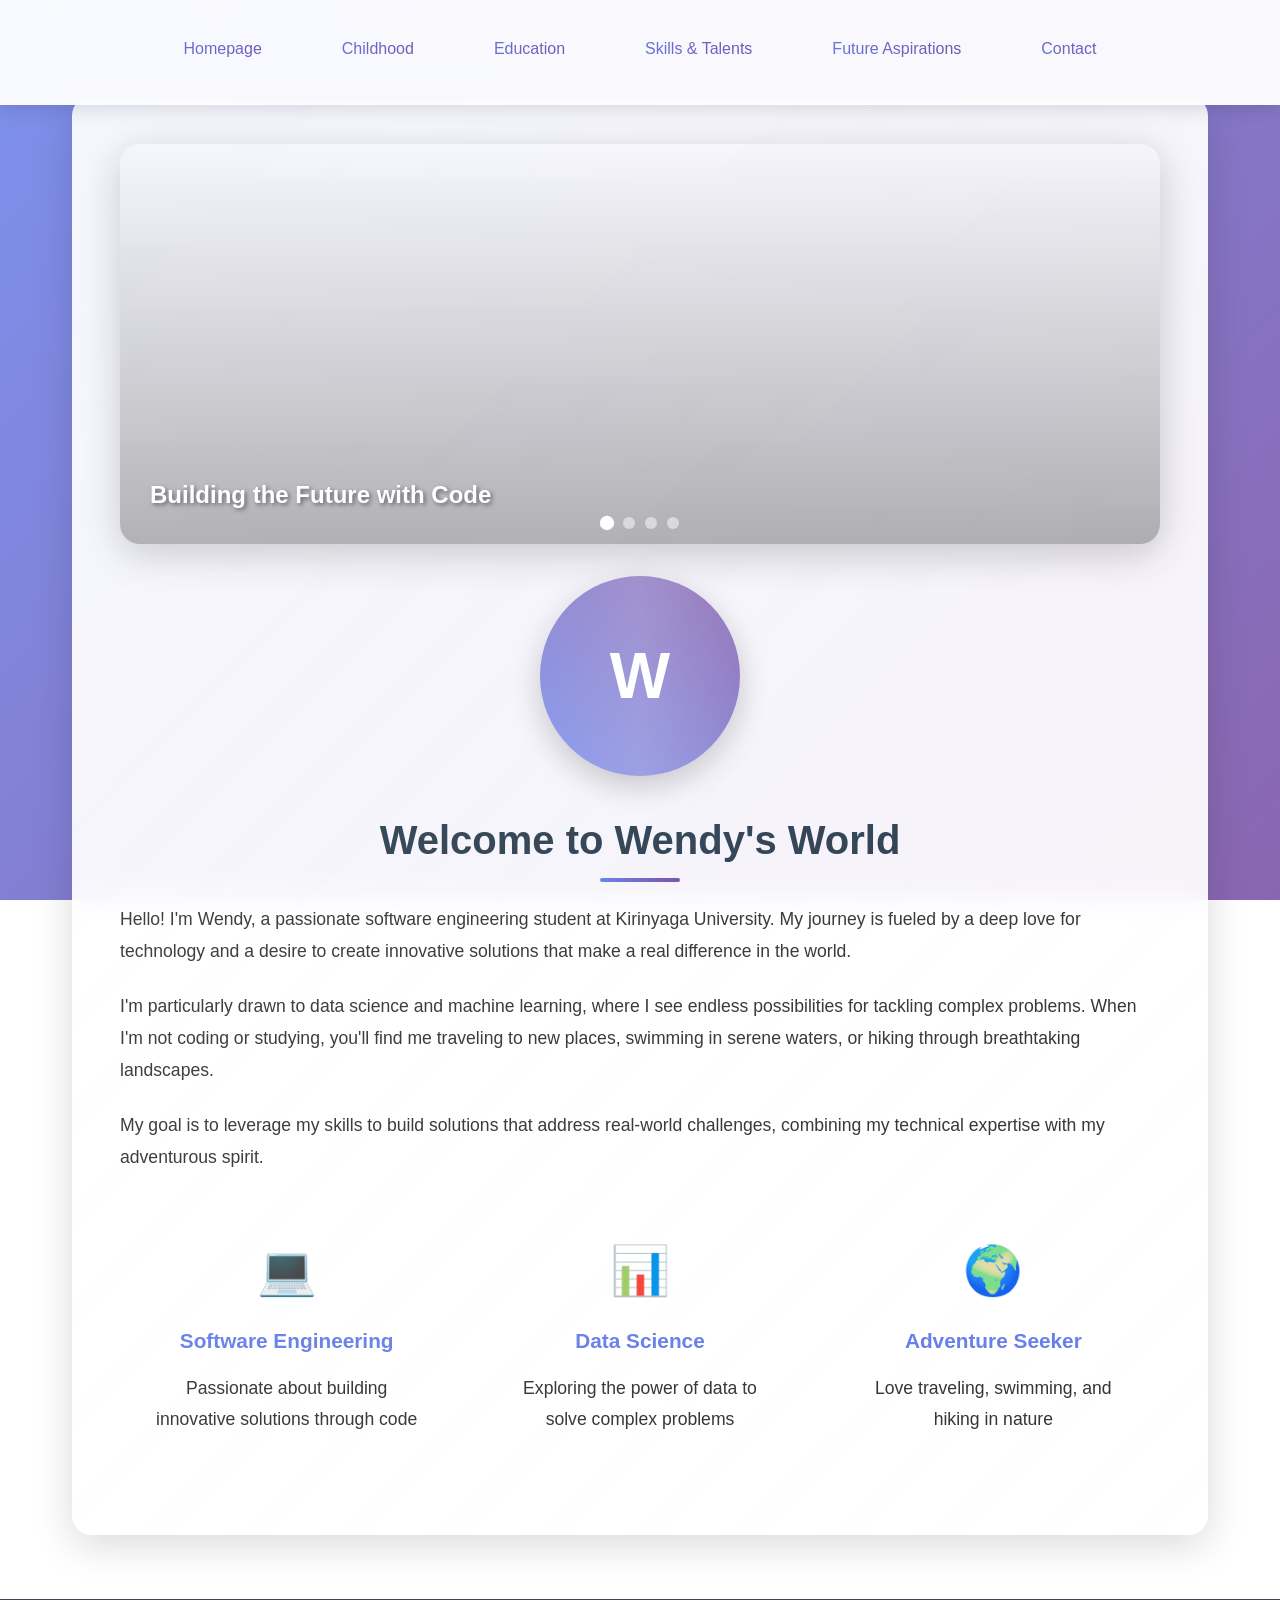
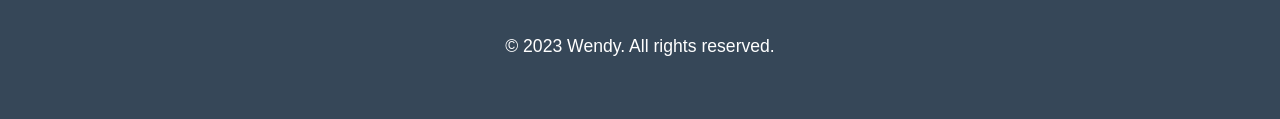
<file: index.html>
<!DOCTYPE html>
<html lang="en">
<head>
    <meta charset="UTF-8">
    <meta name="viewport" content="width=device-width, initial-scale=1.0">
    <title>Wendy's Portfolio - Homepage</title>
    <link rel="stylesheet" href="styles.css">
</head>
<body id="index">
    <header>
        <nav>
            <ul>
                <li><a href="index.html">Homepage</a></li>
                <li><a href="childhood.html">Childhood</a></li>
                <li><a href="education.html">Education</a></li>
                <li><a href="skills.html">Skills & Talents</a></li>
                <li><a href="aspirations.html">Future Aspirations</a></li>
                <li><a href="contact.html">Contact</a></li>
            </ul>
        </nav>
    </header>
    <main>
        <section id="intro">
            <!-- Slideshow -->
            <div class="slideshow-container">
                <div class="slide active"></div>
                <div class="slide"></div>
                <div class="slide"></div>
                <div class="slide"></div>
                <div class="slide-nav">
                    <span class="slide-dot active"></span>
                    <span class="slide-dot"></span>
                    <span class="slide-dot"></span>
                    <span class="slide-dot"></span>
                </div>
            </div>
            
            <div class="profile-img">W</div>
            <h1>Welcome to Wendy's World</h1>
            <p>Hello! I'm Wendy, a passionate software engineering student at Kirinyaga University. My journey is fueled by a deep love for technology and a desire to create innovative solutions that make a real difference in the world.</p>
            <p>I'm particularly drawn to data science and machine learning, where I see endless possibilities for tackling complex problems. When I'm not coding or studying, you'll find me traveling to new places, swimming in serene waters, or hiking through breathtaking landscapes.</p>
            <p>My goal is to leverage my skills to build solutions that address real-world challenges, combining my technical expertise with my adventurous spirit.</p>
            
            <!-- Info Cards -->
            <div class="info-cards">
                <div class="info-card fade-in">
                    <div class="icon">💻</div>
                    <h3>Software Engineering</h3>
                    <p>Passionate about building innovative solutions through code</p>
                </div>
                <div class="info-card fade-in">
                    <div class="icon">📊</div>
                    <h3>Data Science</h3>
                    <p>Exploring the power of data to solve complex problems</p>
                </div>
                <div class="info-card fade-in">
                    <div class="icon">🌍</div>
                    <h3>Adventure Seeker</h3>
                    <p>Love traveling, swimming, and hiking in nature</p>
                </div>
            </div>
        </section>
    </main>
    <footer>
        <p>&copy; 2023 Wendy. All rights reserved.</p>
    </footer>
    <script src="script.js"></script>
</body>
</html>
</file>
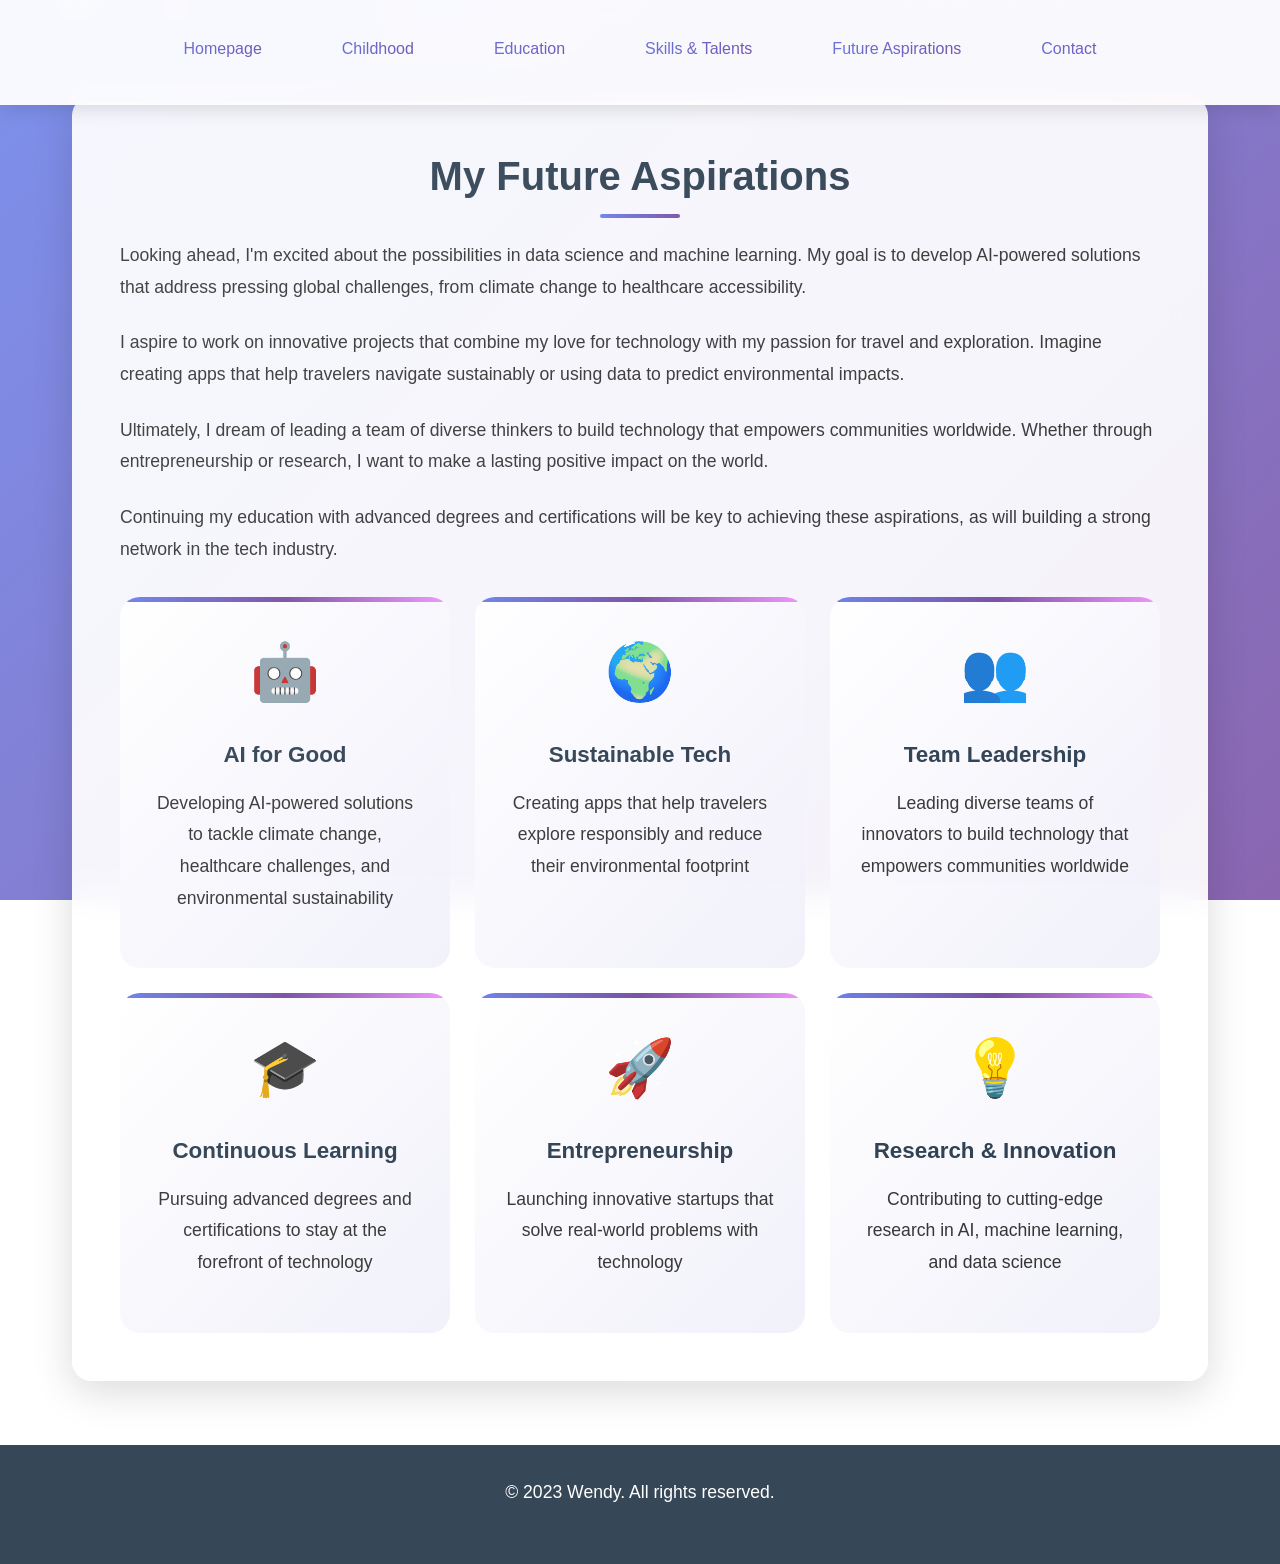
<file: aspirations.html>
<!DOCTYPE html>
<html lang="en">
<head>
    <meta charset="UTF-8">
    <meta name="viewport" content="width=device-width, initial-scale=1.0">
    <title>Wendy's Portfolio - Future Aspirations</title>
    <link rel="stylesheet" href="styles.css">
</head>
<body id="aspirations">
    <header>
        <nav>
            <ul>
                <li><a href="index.html">Homepage</a></li>
                <li><a href="childhood.html">Childhood</a></li>
                <li><a href="education.html">Education</a></li>
                <li><a href="skills.html">Skills & Talents</a></li>
                <li><a href="aspirations.html">Future Aspirations</a></li>
                <li><a href="contact.html">Contact</a></li>
            </ul>
        </nav>
    </header>
    <main>
        <section id="aspirations">
            <h1>My Future Aspirations</h1>
            <p>Looking ahead, I'm excited about the possibilities in data science and machine learning. My goal is to develop AI-powered solutions that address pressing global challenges, from climate change to healthcare accessibility.</p>
            <p>I aspire to work on innovative projects that combine my love for technology with my passion for travel and exploration. Imagine creating apps that help travelers navigate sustainably or using data to predict environmental impacts.</p>
            <p>Ultimately, I dream of leading a team of diverse thinkers to build technology that empowers communities worldwide. Whether through entrepreneurship or research, I want to make a lasting positive impact on the world.</p>
            <p>Continuing my education with advanced degrees and certifications will be key to achieving these aspirations, as will building a strong network in the tech industry.</p>
            
            <!-- Vision Cards -->
            <div class="vision-grid">
                <div class="vision-card fade-in">
                    <span class="vision-icon">🤖</span>
                    <h3>AI for Good</h3>
                    <p>Developing AI-powered solutions to tackle climate change, healthcare challenges, and environmental sustainability</p>
                </div>
                <div class="vision-card fade-in">
                    <span class="vision-icon">🌍</span>
                    <h3> Sustainable Tech</h3>
                    <p>Creating apps that help travelers explore responsibly and reduce their environmental footprint</p>
                </div>
                <div class="vision-card fade-in">
                    <span class="vision-icon">👥</span>
                    <h3>Team Leadership</h3>
                    <p>Leading diverse teams of innovators to build technology that empowers communities worldwide</p>
                </div>
                <div class="vision-card fade-in">
                    <span class="vision-icon">🎓</span>
                    <h3>Continuous Learning</h3>
                    <p>Pursuing advanced degrees and certifications to stay at the forefront of technology</p>
                </div>
                <div class="vision-card fade-in">
                    <span class="vision-icon">🚀</span>
                    <h3>Entrepreneurship</h3>
                    <p>Launching innovative startups that solve real-world problems with technology</p>
                </div>
                <div class="vision-card fade-in">
                    <span class="vision-icon">💡</span>
                    <h3>Research & Innovation</h3>
                    <p>Contributing to cutting-edge research in AI, machine learning, and data science</p>
                </div>
            </div>
        </section>
    </main>
    <footer>
        <p>&copy; 2023 Wendy. All rights reserved.</p>
    </footer>
    <script src="script.js"></script>
</body>
</html>
</file>
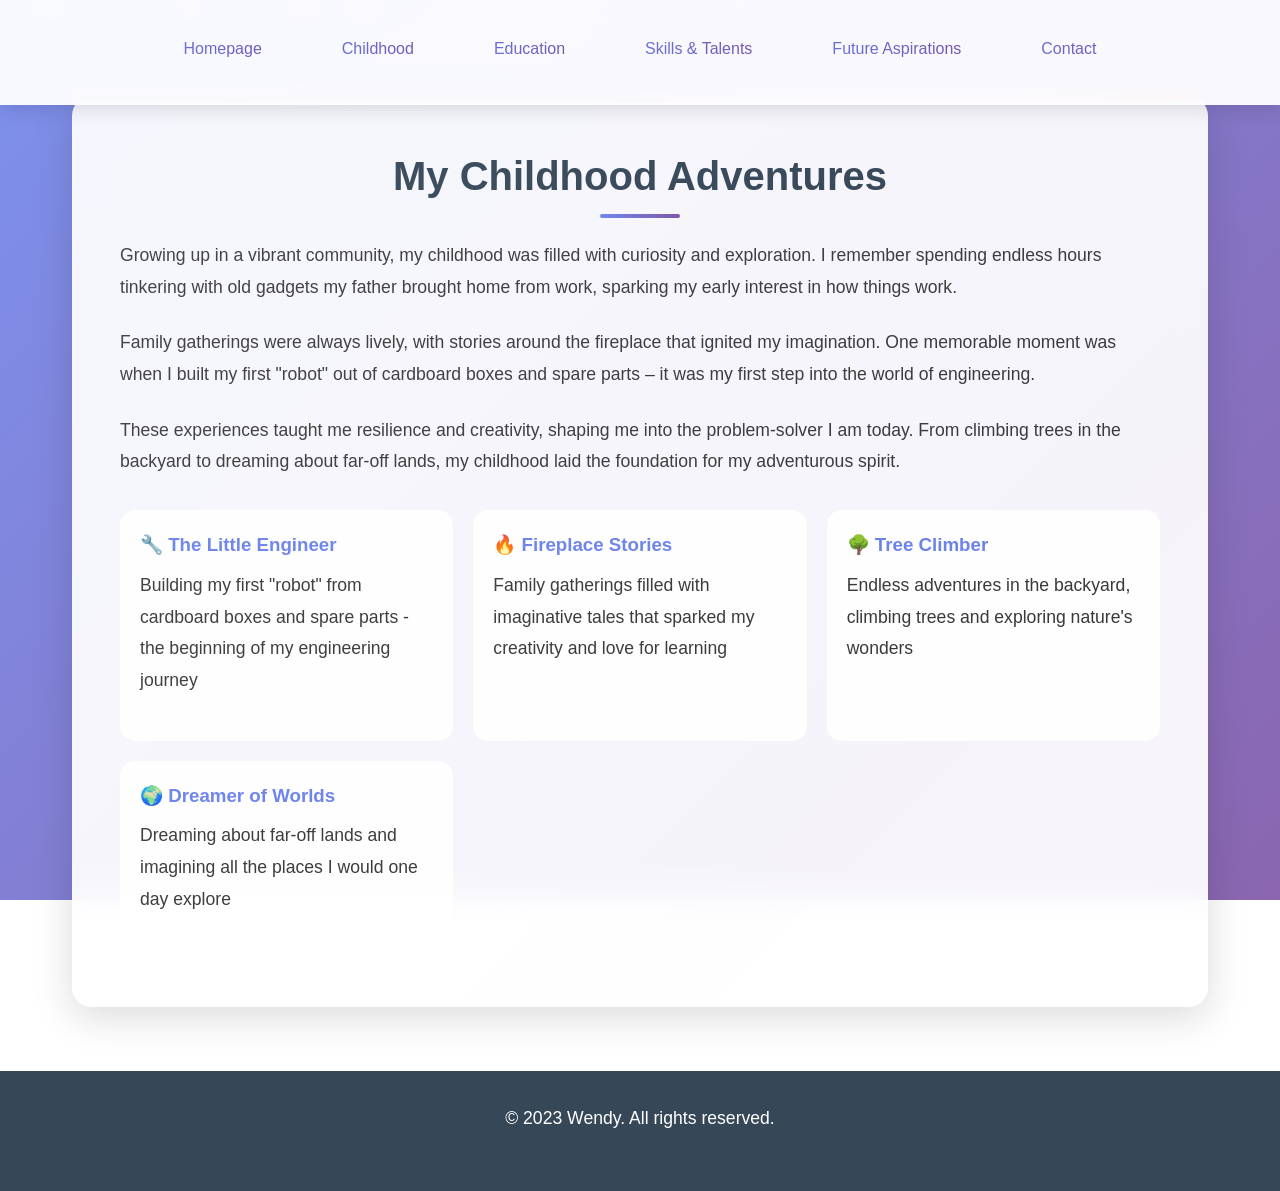
<file: childhood.html>
<!DOCTYPE html>
<html lang="en">
<head>
    <meta charset="UTF-8">
    <meta name="viewport" content="width=device-width, initial-scale=1.0">
    <title>Wendy's Portfolio - Childhood</title>
    <link rel="stylesheet" href="styles.css">
</head>
<body id="childhood">
    <header>
        <nav>
            <ul>
                <li><a href="index.html">Homepage</a></li>
                <li><a href="childhood.html">Childhood</a></li>
                <li><a href="education.html">Education</a></li>
                <li><a href="skills.html">Skills & Talents</a></li>
                <li><a href="aspirations.html">Future Aspirations</a></li>
                <li><a href="contact.html">Contact</a></li>
            </ul>
        </nav>
    </header>
    <main>
        <section id="childhood">
            <h1>My Childhood Adventures</h1>
            <p>Growing up in a vibrant community, my childhood was filled with curiosity and exploration. I remember spending endless hours tinkering with old gadgets my father brought home from work, sparking my early interest in how things work.</p>
            <p>Family gatherings were always lively, with stories around the fireplace that ignited my imagination. One memorable moment was when I built my first "robot" out of cardboard boxes and spare parts – it was my first step into the world of engineering.</p>
            <p>These experiences taught me resilience and creativity, shaping me into the problem-solver I am today. From climbing trees in the backyard to dreaming about far-off lands, my childhood laid the foundation for my adventurous spirit.</p>
            
            <!-- Memory Cards -->
            <div class="memory-grid">
                <div class="memory-card fade-in">
                    <h3>🔧 The Little Engineer</h3>
                    <p>Building my first "robot" from cardboard boxes and spare parts - the beginning of my engineering journey</p>
                </div>
                <div class="memory-card fade-in">
                    <h3>🔥 Fireplace Stories</h3>
                    <p>Family gatherings filled with imaginative tales that sparked my creativity and love for learning</p>
                </div>
                <div class="memory-card fade-in">
                    <h3>🌳 Tree Climber</h3>
                    <p>Endless adventures in the backyard, climbing trees and exploring nature's wonders</p>
                </div>
                <div class="memory-card fade-in">
                    <h3>🌍 Dreamer of Worlds</h3>
                    <p>Dreaming about far-off lands and imagining all the places I would one day explore</p>
                </div>
            </div>
        </section>
    </main>
    <footer>
        <p>&copy; 2023 Wendy. All rights reserved.</p>
    </footer>
    <script src="script.js"></script>
</body>
</html>
</file>
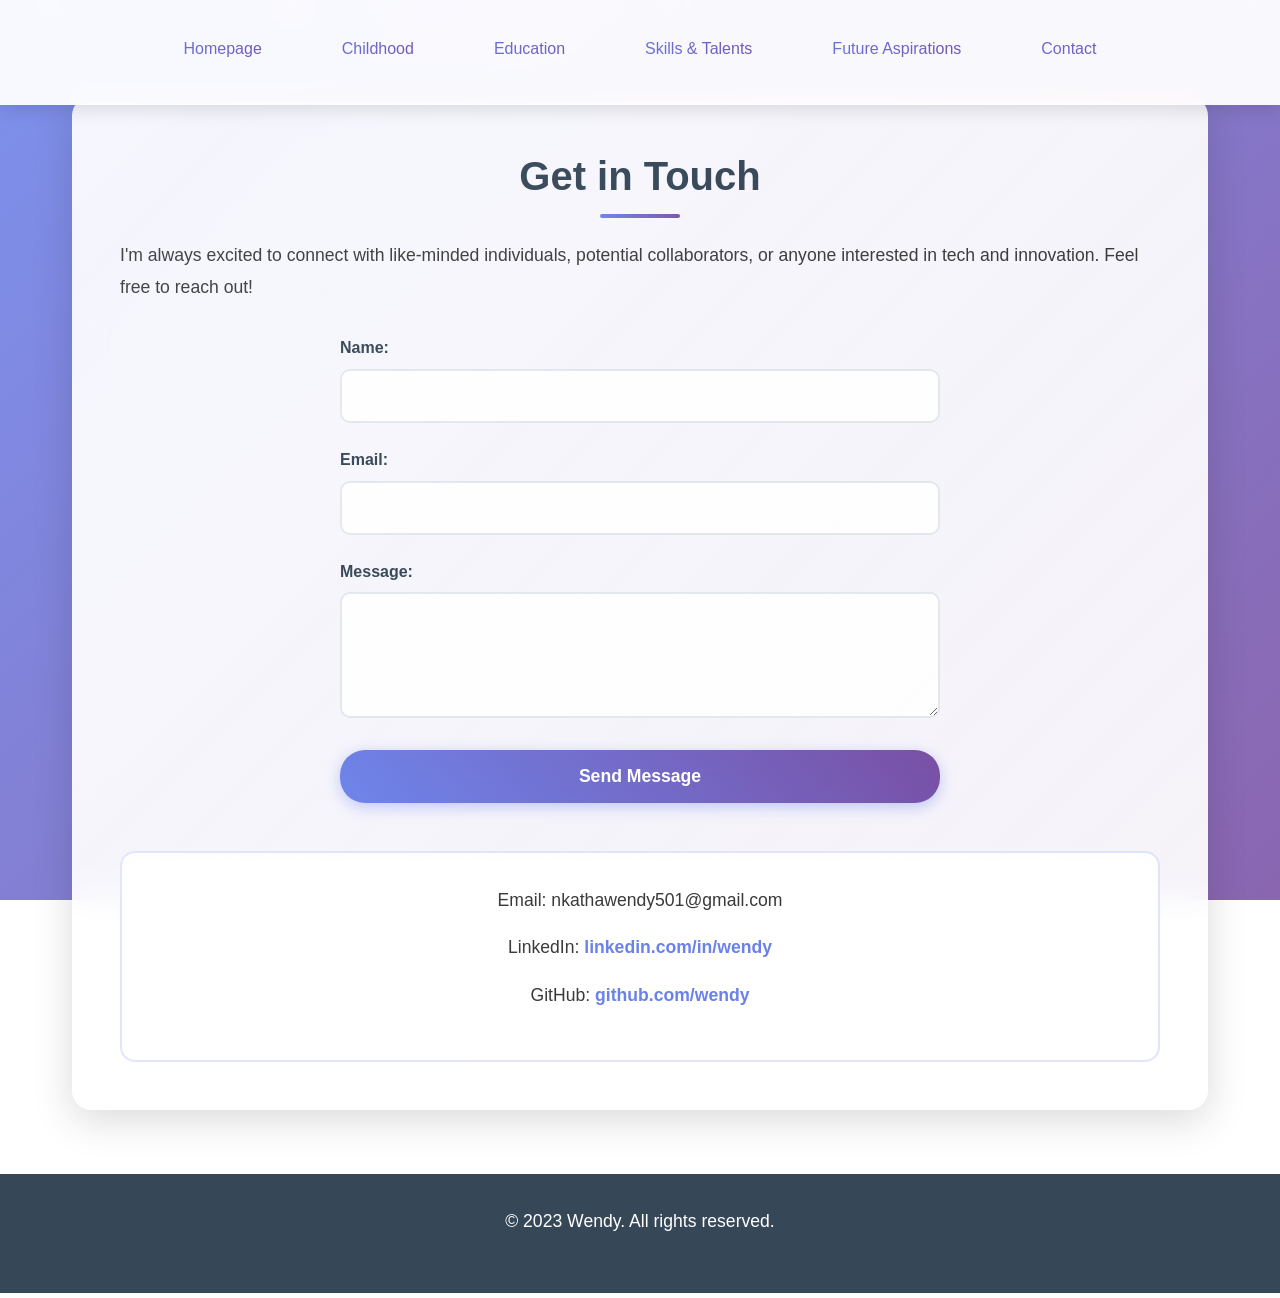
<file: contact.html>
<!DOCTYPE html>
<html lang="en">
<head>
    <meta charset="UTF-8">
    <meta name="viewport" content="width=device-width, initial-scale=1.0">
    <title>Wendy's Portfolio - Contact</title>
    <link rel="stylesheet" href="styles.css">
</head>
<body id="contact">
    <header>
        <nav>
            <ul>
                <li><a href="index.html">Homepage</a></li>
                <li><a href="childhood.html">Childhood</a></li>
                <li><a href="education.html">Education</a></li>
                <li><a href="skills.html">Skills & Talents</a></li>
                <li><a href="aspirations.html">Future Aspirations</a></li>
                <li><a href="contact.html">Contact</a></li>
            </ul>
        </nav>
    </header>
    <main>
        <section id="contact">
            <h1>Get in Touch</h1>
            <p>I'm always excited to connect with like-minded individuals, potential collaborators, or anyone interested in tech and innovation. Feel free to reach out!</p>
            <form id="contact-form">
                <label for="name">Name:</label>
                <input type="text" id="name" name="name" required>
                
                <label for="email">Email:</label>
                <input type="email" id="email" name="email" required>
                
                <label for="message">Message:</label>
                <textarea id="message" name="message" rows="5" required></textarea>
                
                <button type="submit">Send Message</button>
            </form>
            <div id="contact-info">
                <p>Email: nkathawendy501@gmail.com</p>
                <p>LinkedIn: <a href="https://linkedin.com/in/wendy" target="_blank">linkedin.com/in/wendy</a></p>
                <p>GitHub: <a href="https://github.com/weddy93" target="_blank">github.com/wendy</a></p>
            </div>
        </section>
    </main>
    <footer>
        <p>&copy; 2023 Wendy. All rights reserved.</p>
    </footer>
    <script src="script.js"></script>
</body>
</html>
</file>
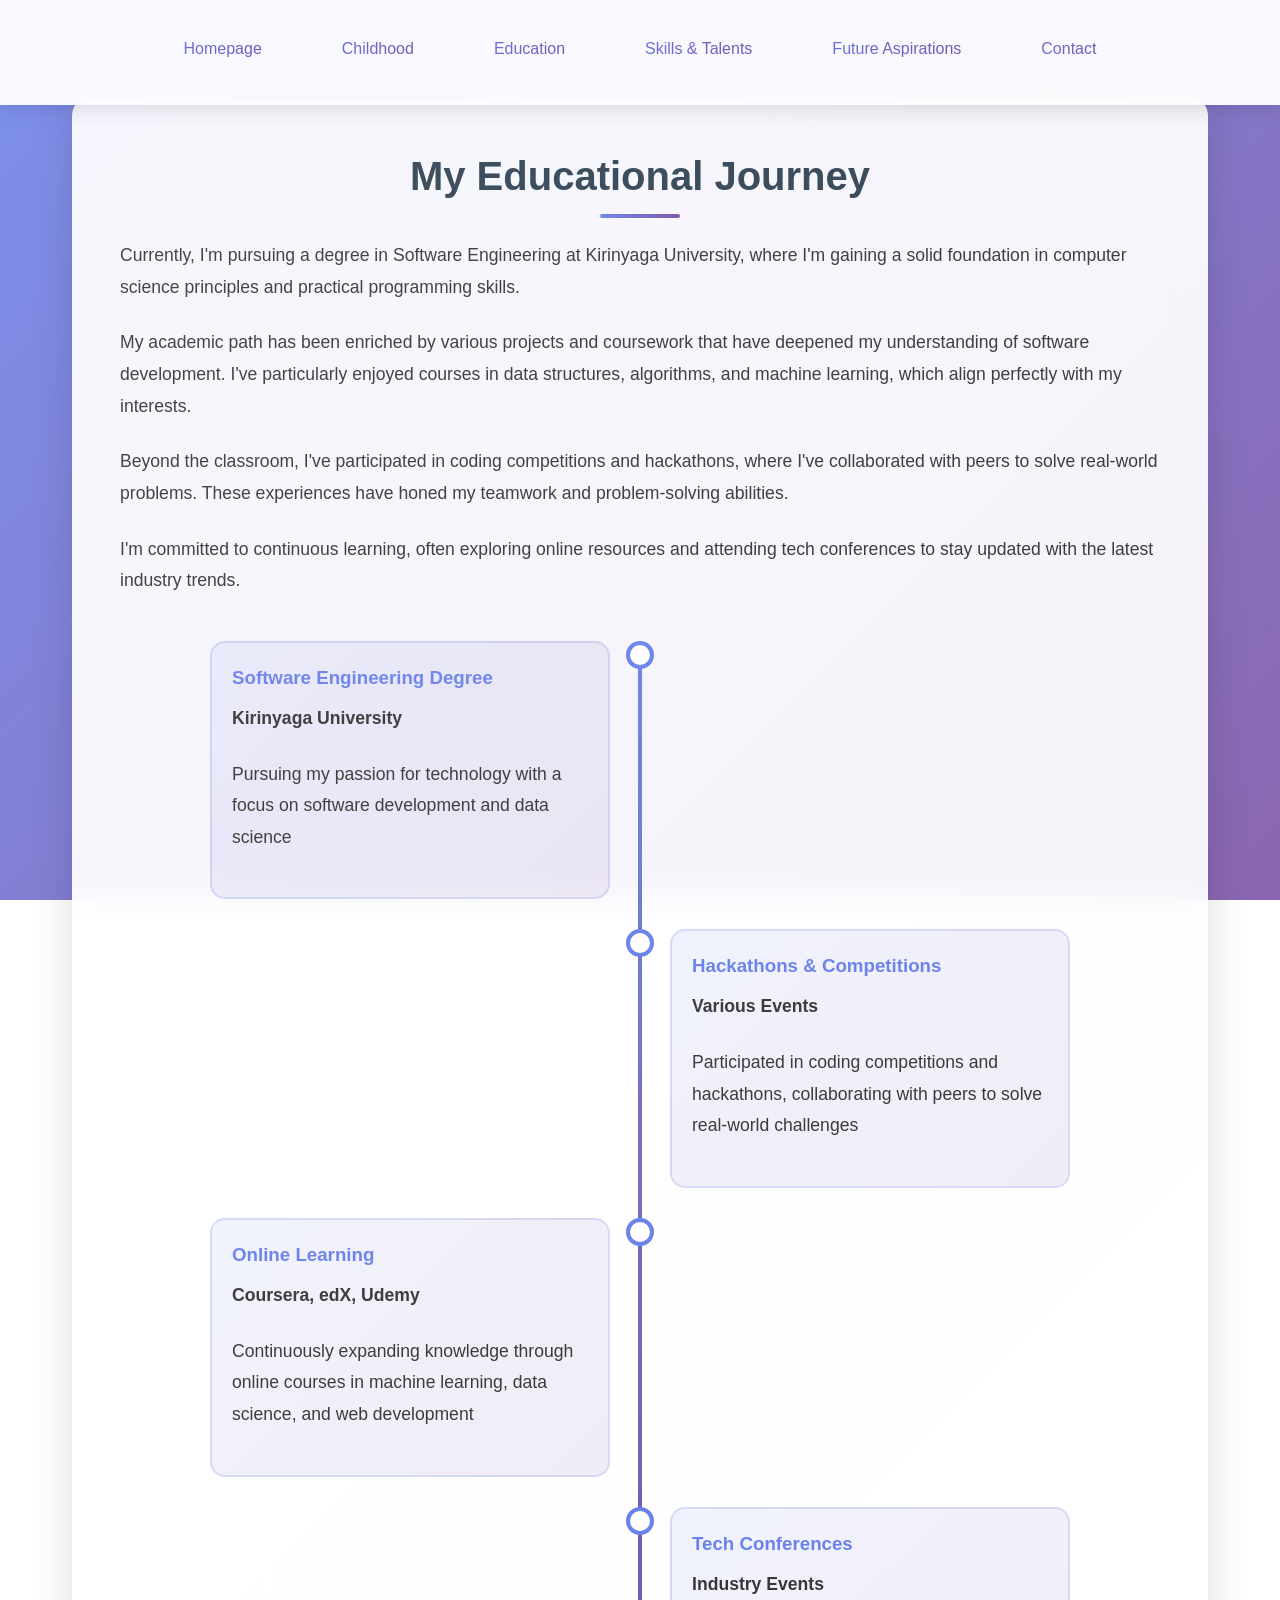
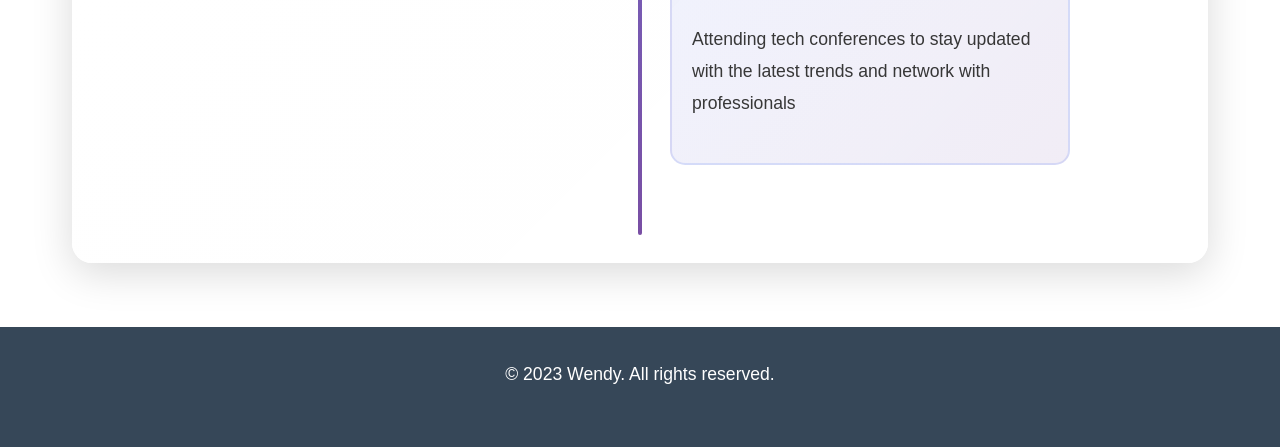
<file: education.html>
<!DOCTYPE html>
<html lang="en">
<head>
    <meta charset="UTF-8">
    <meta name="viewport" content="width=device-width, initial-scale=1.0">
    <title>Wendy's Portfolio - Education</title>
    <link rel="stylesheet" href="styles.css">
</head>
<body id="education">
    <header>
        <nav>
            <ul>
                <li><a href="index.html">Homepage</a></li>
                <li><a href="childhood.html">Childhood</a></li>
                <li><a href="education.html">Education</a></li>
                <li><a href="skills.html">Skills & Talents</a></li>
                <li><a href="aspirations.html">Future Aspirations</a></li>
                <li><a href="contact.html">Contact</a></li>
            </ul>
        </nav>
    </header>
    <main>
        <section id="education">
            <h1>My Educational Journey</h1>
            <p>Currently, I'm pursuing a degree in Software Engineering at Kirinyaga University, where I'm gaining a solid foundation in computer science principles and practical programming skills.</p>
            <p>My academic path has been enriched by various projects and coursework that have deepened my understanding of software development. I've particularly enjoyed courses in data structures, algorithms, and machine learning, which align perfectly with my interests.</p>
            <p>Beyond the classroom, I've participated in coding competitions and hackathons, where I've collaborated with peers to solve real-world problems. These experiences have honed my teamwork and problem-solving abilities.</p>
            <p>I'm committed to continuous learning, often exploring online resources and attending tech conferences to stay updated with the latest industry trends.</p>
            
            <!-- Timeline -->
            <div class="timeline">
                <div class="timeline-item">
                    <div class="timeline-content">
                        <h3>Software Engineering Degree</h3>
                        <p><strong>Kirinyaga University</strong></p>
                        <p>Pursuing my passion for technology with a focus on software development and data science</p>
                    </div>
                </div>
                <div class="timeline-item">
                    <div class="timeline-content">
                        <h3>Hackathons & Competitions</h3>
                        <p><strong>Various Events</strong></p>
                        <p>Participated in coding competitions and hackathons, collaborating with peers to solve real-world challenges</p>
                    </div>
                </div>
                <div class="timeline-item">
                    <div class="timeline-content">
                        <h3>Online Learning</h3>
                        <p><strong>Coursera, edX, Udemy</strong></p>
                        <p>Continuously expanding knowledge through online courses in machine learning, data science, and web development</p>
                    </div>
                </div>
                <div class="timeline-item">
                    <div class="timeline-content">
                        <h3>Tech Conferences</h3>
                        <p><strong>Industry Events</strong></p>
                        <p>Attending tech conferences to stay updated with the latest trends and network with professionals</p>
                    </div>
                </div>
            </div>
        </section>
    </main>
    <footer>
        <p>&copy; 2023 Wendy. All rights reserved.</p>
    </footer>
    <script src="script.js"></script>
</body>
</html>
</file>
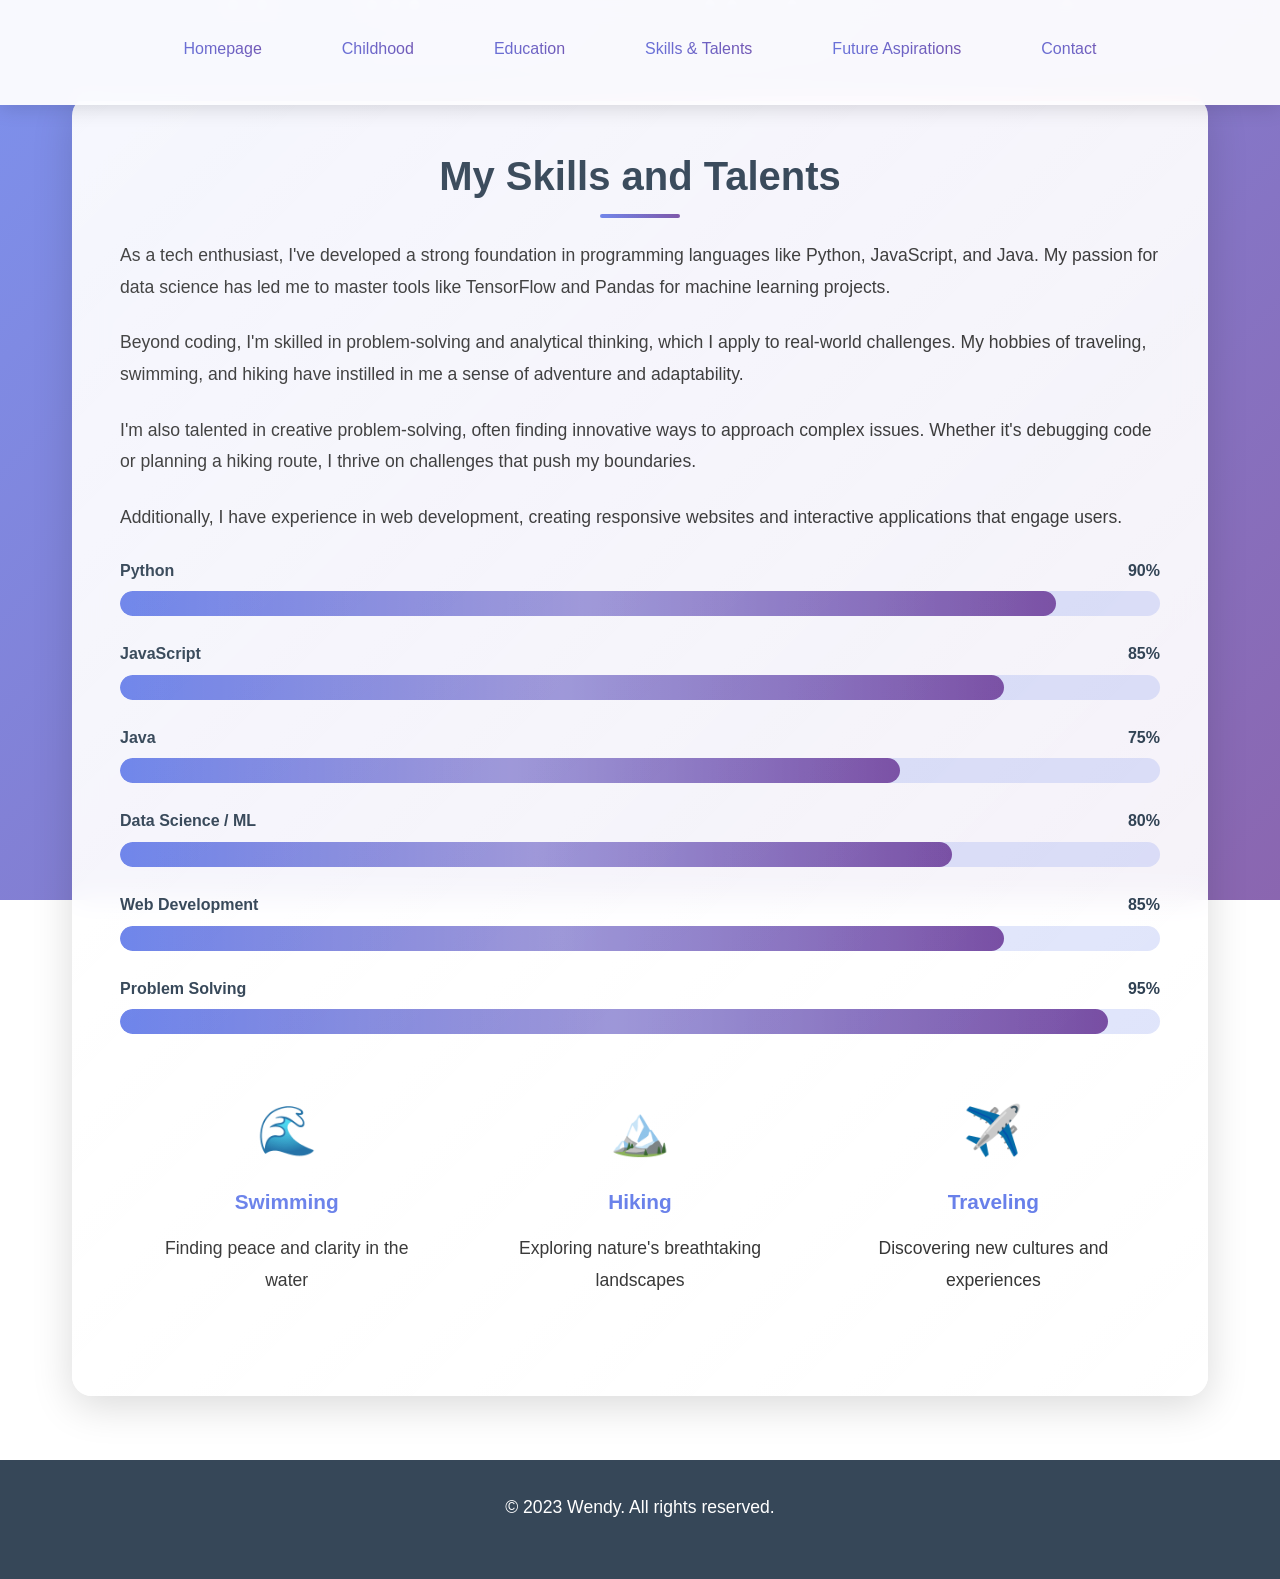
<file: skills.html>
<!DOCTYPE html>
<html lang="en">
<head>
    <meta charset="UTF-8">
    <meta name="viewport" content="width=device-width, initial-scale=1.0">
    <title>Wendy's Portfolio - Skills & Talents</title>
    <link rel="stylesheet" href="styles.css">
</head>
<body id="skills">
    <header>
        <nav>
            <ul>
                <li><a href="index.html">Homepage</a></li>
                <li><a href="childhood.html">Childhood</a></li>
                <li><a href="education.html">Education</a></li>
                <li><a href="skills.html">Skills & Talents</a></li>
                <li><a href="aspirations.html">Future Aspirations</a></li>
                <li><a href="contact.html">Contact</a></li>
            </ul>
        </nav>
    </header>
    <main>
        <section id="skills">
            <h1>My Skills and Talents</h1>
            <p>As a tech enthusiast, I've developed a strong foundation in programming languages like Python, JavaScript, and Java. My passion for data science has led me to master tools like TensorFlow and Pandas for machine learning projects.</p>
            <p>Beyond coding, I'm skilled in problem-solving and analytical thinking, which I apply to real-world challenges. My hobbies of traveling, swimming, and hiking have instilled in me a sense of adventure and adaptability.</p>
            <p>I'm also talented in creative problem-solving, often finding innovative ways to approach complex issues. Whether it's debugging code or planning a hiking route, I thrive on challenges that push my boundaries.</p>
            <p>Additionally, I have experience in web development, creating responsive websites and interactive applications that engage users.</p>
            
            <!-- Skill Bars -->
            <div class="skill-container">
                <div class="skill-name">
                    <span>Python</span>
                    <span>90%</span>
                </div>
                <div class="skill-bar">
                    <div class="skill-progress" data-width="90"></div>
                </div>
            </div>
            
            <div class="skill-container">
                <div class="skill-name">
                    <span>JavaScript</span>
                    <span>85%</span>
                </div>
                <div class="skill-bar">
                    <div class="skill-progress" data-width="85"></div>
                </div>
            </div>
            
            <div class="skill-container">
                <div class="skill-name">
                    <span>Java</span>
                    <span>75%</span>
                </div>
                <div class="skill-bar">
                    <div class="skill-progress" data-width="75"></div>
                </div>
            </div>
            
            <div class="skill-container">
                <div class="skill-name">
                    <span>Data Science / ML</span>
                    <span>80%</span>
                </div>
                <div class="skill-bar">
                    <div class="skill-progress" data-width="80"></div>
                </div>
            </div>
            
            <div class="skill-container">
                <div class="skill-name">
                    <span>Web Development</span>
                    <span>85%</span>
                </div>
                <div class="skill-bar">
                    <div class="skill-progress" data-width="85"></div>
                </div>
            </div>
            
            <div class="skill-container">
                <div class="skill-name">
                    <span>Problem Solving</span>
                    <span>95%</span>
                </div>
                <div class="skill-bar">
                    <div class="skill-progress" data-width="95"></div>
                </div>
            </div>
            
            <!-- Additional Skills Cards -->
            <div class="info-cards">
                <div class="info-card fade-in">
                    <div class="icon">🌊</div>
                    <h3>Swimming</h3>
                    <p>Finding peace and clarity in the water</p>
                </div>
                <div class="info-card fade-in">
                    <div class="icon">🏔️</div>
                    <h3>Hiking</h3>
                    <p>Exploring nature's breathtaking landscapes</p>
                </div>
                <div class="info-card fade-in">
                    <div class="icon">✈️</div>
                    <h3>Traveling</h3>
                    <p>Discovering new cultures and experiences</p>
                </div>
            </div>
        </section>
    </main>
    <footer>
        <p>&copy; 2023 Wendy. All rights reserved.</p>
    </footer>
    <script src="script.js"></script>
</body>
</html>
</file>
<file: styles.css>
/* Reset and base styles */
* {
    margin: 0;
    padding: 0;
    box-sizing: border-box;
}

/* Page-specific backgrounds with overlay */
body {
    font-family: 'Segoe UI', Tahoma, Geneva, Verdana, sans-serif;
    line-height: 1.6;
    color: #333;
    min-height: 100vh;
    opacity: 1;
    transition: opacity 0.8s ease;
    position: relative;
    background-size: cover;
    background-position: center;
    background-attachment: fixed;
}

body::before {
    content: '';
    position: fixed;
    top: 0;
    left: 0;
    width: 100%;
    height: 100%;
    background: linear-gradient(135deg, rgba(102, 126, 234, 0.85) 0%, rgba(118, 75, 162, 0.85) 100%);
    z-index: -1;
}

body.loaded {
    opacity: 1;
}

/* Page-specific background images */
body.index-page {
    background-image: url('https://images.unsplash.com/photo-1517694712202-14dd9538aa97?w=1920&q=80');
}

body.childhood-page {
    background-image: url('https://images.unsplash.com/photo-1470071459604-3b5ec3a7fe05?w=1920&q=80');
}

body.education-page {
    background-image: url('https://images.unsplash.com/photo-1523050854058-8df90110c9f1?w=1920&q=80');
}

body.skills-page {
    background-image: url('https://images.unsplash.com/photo-1519389950473-47ba0277781c?w=1920&q=80');
}

body.aspirations-page {
    background-image: url('https://images.unsplash.com/photo-1451187580459-43490279c0fa?w=1920&q=80');
}

body.contact-page {
    background-image: url('https://images.unsplash.com/photo-1557200134-90327ee9fafa?w=1920&q=80');
}

/* Floating particles effect */
.particles {
    position: fixed;
    top: 0;
    left: 0;
    width: 100%;
    height: 100%;
    pointer-events: none;
    z-index: 0;
    overflow: hidden;
}

.particle {
    position: absolute;
    width: 10px;
    height: 10px;
    background: rgba(255, 255, 255, 0.3);
    border-radius: 50%;
    animation: float 15s infinite;
}

.particle:nth-child(1) { left: 10%; animation-delay: 0s; animation-duration: 20s; }
.particle:nth-child(2) { left: 20%; animation-delay: 2s; animation-duration: 18s; }
.particle:nth-child(3) { left: 30%; animation-delay: 4s; animation-duration: 22s; }
.particle:nth-child(4) { left: 40%; animation-delay: 6s; animation-duration: 16s; }
.particle:nth-child(5) { left: 50%; animation-delay: 8s; animation-duration: 24s; }
.particle:nth-child(6) { left: 60%; animation-delay: 10s; animation-duration: 17s; }
.particle:nth-child(7) { left: 70%; animation-delay: 12s; animation-duration: 19s; }
.particle:nth-child(8) { left: 80%; animation-delay: 14s; animation-duration: 21s; }
.particle:nth-child(9) { left: 90%; animation-delay: 1s; animation-duration: 23s; }
.particle:nth-child(10) { left: 15%; animation-delay: 3s; animation-duration: 25s; }

@keyframes float {
    0% {
        transform: translateY(100vh) rotate(0deg);
        opacity: 0;
    }
    10% {
        opacity: 1;
    }
    90% {
        opacity: 1;
    }
    100% {
        transform: translateY(-100vh) rotate(720deg);
        opacity: 0;
    }
}

/* Header and Navigation */
header {
    background-color: rgba(255, 255, 255, 0.95);
    backdrop-filter: blur(10px);
    box-shadow: 0 2px 20px rgba(0, 0, 0, 0.15);
    position: fixed;
    width: 100%;
    top: 0;
    z-index: 1000;
    transition: all 0.3s ease;
}

header.scrolled {
    background-color: rgba(255, 255, 255, 0.98);
    box-shadow: 0 4px 30px rgba(0, 0, 0, 0.2);
}

nav ul {
    list-style: none;
    display: flex;
    justify-content: center;
    flex-wrap: wrap;
    padding: 1rem 0;
}

nav ul li {
    margin: 0.5rem 1rem;
}

nav ul li a {
    color: #2c3e50;
    text-decoration: none;
    padding: 0.75rem 1.5rem;
    border-radius: 25px;
    transition: all 0.3s ease;
    font-weight: 500;
    position: relative;
    display: inline-block;
    overflow: hidden;
    background: linear-gradient(45deg, #667eea, #764ba2);
    background-clip: text;
    -webkit-background-clip: text;
    -webkit-text-fill-color: transparent;
}

nav ul li a::before {
    content: '';
    position: absolute;
    top: 0;
    left: -100%;
    width: 100%;
    height: 100%;
    background: linear-gradient(45deg, #667eea, #764ba2);
    transition: all 0.3s ease;
    z-index: -1;
    border-radius: 25px;
}

nav ul li a:hover::before {
    left: 0;
}

nav ul li a:hover {
    color: #fff;
    -webkit-text-fill-color: #fff;
    transform: translateY(-2px);
    box-shadow: 0 5px 15px rgba(102, 126, 234, 0.4);
}

/* Main content */
main {
    max-width: 1200px;
    margin: 6rem auto 2rem;
    padding: 0 2rem;
    position: relative;
    z-index: 1;
}

section {
    background-color: rgba(255, 255, 255, 0.92);
    backdrop-filter: blur(15px);
    padding: 3rem;
    margin-bottom: 2rem;
    border-radius: 20px;
    box-shadow: 0 10px 40px rgba(0, 0, 0, 0.15);
    opacity: 0;
    transform: translateY(40px);
    transition: all 0.8s cubic-bezier(0.4, 0, 0.2, 1);
    position: relative;
    overflow: hidden;
}

section::before {
    content: '';
    position: absolute;
    top: 0;
    left: 0;
    width: 100%;
    height: 5px;
    background: linear-gradient(90deg, #667eea, #764ba2, #f093fb, #f5576c);
}

section::after {
    content: '';
    position: absolute;
    top: 0;
    left: 0;
    width: 100%;
    height: 100%;
    background: linear-gradient(135deg, rgba(255,255,255,0.1) 0%, transparent 100%);
    pointer-events: none;
}

section.loaded {
    opacity: 1;
    transform: translateY(0);
}

section:hover {
    transform: translateY(-5px);
    box-shadow: 0 15px 50px rgba(0, 0, 0, 0.2);
}

/* Typography */
h1 {
    color: #2c3e50;
    margin-bottom: 2rem;
    text-align: center;
    font-size: 2.5rem;
    font-weight: 700;
    position: relative;
}

h1::after {
    content: '';
    position: absolute;
    bottom: -10px;
    left: 50%;
    transform: translateX(-50%);
    width: 80px;
    height: 4px;
    background: linear-gradient(45deg, #667eea, #764ba2);
    border-radius: 2px;
}

p {
    margin-bottom: 1.5rem;
    font-size: 1.1rem;
    line-height: 1.8;
}

/* Profile image with animation */
.profile-img {
    width: 200px;
    height: 200px;
    border-radius: 50%;
    background: linear-gradient(45deg, #667eea, #764ba2);
    margin: 0 auto 2rem;
    display: flex;
    align-items: center;
    justify-content: center;
    color: white;
    font-size: 4rem;
    font-weight: bold;
    box-shadow: 0 10px 30px rgba(0, 0, 0, 0.2);
    position: relative;
    overflow: hidden;
    transition: all 0.4s ease;
}

.profile-img::before {
    content: '';
    position: absolute;
    top: -50%;
    left: -50%;
    width: 200%;
    height: 200%;
    background: linear-gradient(45deg, transparent, rgba(255,255,255,0.3), transparent);
    transform: rotate(45deg);
    animation: shine 3s infinite;
}

.profile-img:hover {
    transform: scale(1.1) rotate(5deg);
    box-shadow: 0 15px 40px rgba(102, 126, 234, 0.4);
}

@keyframes shine {
    0% {
        left: -100%;
    }
    100% {
        left: 100%;
    }
}

/* Slideshow container */
.slideshow-container {
    position: relative;
    max-width: 100%;
    height: 400px;
    margin-bottom: 2rem;
    border-radius: 20px;
    overflow: hidden;
    box-shadow: 0 10px 40px rgba(0, 0, 0, 0.2);
}

.slide {
    position: absolute;
    top: 0;
    left: 0;
    width: 100%;
    height: 100%;
    opacity: 0;
    transition: opacity 1s ease-in-out;
    background-size: cover;
    background-position: center;
}

.slide.active {
    opacity: 1;
}

.slide::before {
    content: '';
    position: absolute;
    top: 0;
    left: 0;
    width: 100%;
    height: 100%;
    background: linear-gradient(to bottom, transparent 0%, rgba(0,0,0,0.3) 100%);
}

.slide-caption {
    position: absolute;
    bottom: 30px;
    left: 30px;
    color: white;
    font-size: 1.5rem;
    font-weight: 600;
    text-shadow: 2px 2px 4px rgba(0,0,0,0.5);
    opacity: 0;
    transform: translateY(20px);
    transition: all 0.5s ease;
}

.slide.active .slide-caption {
    opacity: 1;
    transform: translateY(0);
}

/* Slideshow navigation dots */
.slide-nav {
    position: absolute;
    bottom: 15px;
    left: 50%;
    transform: translateX(-50%);
    display: flex;
    gap: 10px;
    z-index: 10;
}

.slide-dot {
    width: 12px;
    height: 12px;
    border-radius: 50%;
    background: rgba(255, 255, 255, 0.5);
    cursor: pointer;
    transition: all 0.3s ease;
}

.slide-dot.active,
.slide-dot:hover {
    background: white;
    transform: scale(1.2);
}

/* Timeline styles for education */
.timeline {
    position: relative;
    padding: 20px 0;
}

.timeline::before {
    content: '';
    position: absolute;
    left: 50%;
    transform: translateX(-50%);
    width: 4px;
    height: 100%;
    background: linear-gradient(to bottom, #667eea, #764ba2);
    border-radius: 2px;
}

.timeline-item {
    display: flex;
    justify-content: flex-end;
    padding-right: 50%;
    position: relative;
    margin-bottom: 30px;
}

.timeline-item:nth-child(even) {
    justify-content: flex-start;
    padding-right: 0;
    padding-left: 50%;
}

.timeline-item::before {
    content: '';
    position: absolute;
    left: 50%;
    transform: translateX(-50%);
    width: 20px;
    height: 20px;
    background: white;
    border: 4px solid #667eea;
    border-radius: 50%;
    z-index: 1;
}

.timeline-content {
    background: linear-gradient(135deg, rgba(102, 126, 234, 0.1) 0%, rgba(118, 75, 162, 0.1) 100%);
    padding: 20px;
    border-radius: 15px;
    max-width: 400px;
    margin-right: 30px;
    border: 2px solid rgba(102, 126, 234, 0.2);
    transition: all 0.3s ease;
}

.timeline-item:nth-child(even) .timeline-content {
    margin-right: 0;
    margin-left: 30px;
}

.timeline-content:hover {
    transform: translateY(-5px);
    box-shadow: 0 10px 30px rgba(102, 126, 234, 0.2);
    border-color: #667eea;
}

.timeline-content h3 {
    color: #667eea;
    margin-bottom: 10px;
}

/* Skill bars */
.skill-container {
    margin-bottom: 25px;
}

.skill-name {
    display: flex;
    justify-content: space-between;
    margin-bottom: 8px;
    font-weight: 600;
    color: #2c3e50;
}

.skill-bar {
    height: 25px;
    background: rgba(102, 126, 234, 0.2);
    border-radius: 15px;
    overflow: hidden;
    position: relative;
}

.skill-progress {
    height: 100%;
    background: linear-gradient(90deg, #667eea, #764ba2);
    border-radius: 15px;
    width: 0;
    transition: width 1.5s cubic-bezier(0.4, 0, 0.2, 1);
    position: relative;
}

.skill-progress::after {
    content: '';
    position: absolute;
    top: 0;
    left: 0;
    right: 0;
    bottom: 0;
    background: linear-gradient(90deg, transparent, rgba(255,255,255,0.3), transparent);
    animation: shimmer 2s infinite;
}

@keyframes shimmer {
    0% { transform: translateX(-100%); }
    100% { transform: translateX(100%); }
}

/* Contact form */
form {
    max-width: 600px;
    margin: 2rem auto;
}

label {
    display: block;
    margin-bottom: 0.5rem;
    font-weight: 600;
    color: #2c3e50;
}

input, textarea {
    width: 100%;
    padding: 1rem;
    margin-bottom: 1.5rem;
    border: 2px solid #e1e8ed;
    border-radius: 10px;
    font-size: 1rem;
    transition: all 0.3s ease;
    background-color: rgba(255, 255, 255, 0.9);
}

input:focus, textarea:focus {
    outline: none;
    border-color: #667eea;
    background-color: #fff;
    box-shadow: 0 0 0 4px rgba(102, 126, 234, 0.1);
    transform: translateY(-2px);
}

button {
    background: linear-gradient(45deg, #667eea, #764ba2);
    color: #fff;
    padding: 1rem 2rem;
    border: none;
    border-radius: 25px;
    cursor: pointer;
    font-size: 1.1rem;
    font-weight: 600;
    transition: all 0.3s ease;
    width: 100%;
    box-shadow: 0 4px 15px rgba(102, 126, 234, 0.4);
    position: relative;
    overflow: hidden;
}

button::before {
    content: '';
    position: absolute;
    top: 0;
    left: -100%;
    width: 100%;
    height: 100%;
    background: linear-gradient(90deg, transparent, rgba(255,255,255,0.2), transparent);
    transition: left 0.5s ease;
}

button:hover::before {
    left: 100%;
}

button:hover {
    transform: translateY(-3px);
    box-shadow: 0 8px 25px rgba(102, 126, 234, 0.6);
}

button:active {
    transform: translateY(0);
}

#contact-info {
    text-align: center;
    margin-top: 3rem;
    padding: 2rem;
    background: rgba(255, 255, 255, 0.85);
    backdrop-filter: blur(10px);
    border-radius: 15px;
    border: 2px solid rgba(102, 126, 234, 0.2);
    transition: all 0.3s ease;
}

#contact-info:hover {
    border-color: #667eea;
    transform: translateY(-5px);
    box-shadow: 0 10px 30px rgba(102, 126, 234, 0.2);
}

#contact-info p {
    margin-bottom: 1rem;
    font-size: 1.1rem;
}

#contact-info a {
    color: #667eea;
    text-decoration: none;
    font-weight: 600;
    transition: all 0.3s ease;
}

#contact-info a:hover {
    color: #764ba2;
    text-decoration: underline;
    transform: scale(1.05);
}

/* Info cards */
.info-cards {
    display: grid;
    grid-template-columns: repeat(auto-fit, minmax(280px, 1fr));
    gap: 20px;
    margin-top: 2rem;
}

.info-card {
    background: rgba(255, 255, 255, 0.9);
    backdrop-filter: blur(10px);
    padding: 25px;
    border-radius: 15px;
    text-align: center;
    transition: all 0.4s ease;
    border: 2px solid transparent;
}

.info-card:hover {
    transform: translateY(-10px) scale(1.02);
    box-shadow: 0 15px 40px rgba(0, 0, 0, 0.15);
    border-color: #667eea;
}

.info-card h3 {
    color: #667eea;
    margin-bottom: 15px;
    font-size: 1.3rem;
}

.info-card .icon {
    font-size: 3rem;
    margin-bottom: 15px;
}

/* Vision cards for aspirations */
.vision-grid {
    display: grid;
    grid-template-columns: repeat(auto-fit, minmax(250px, 1fr));
    gap: 25px;
    margin-top: 2rem;
}

.vision-card {
    background: linear-gradient(135deg, rgba(255,255,255,0.95) 0%, rgba(240,240,250,0.95) 100%);
    padding: 30px;
    border-radius: 20px;
    text-align: center;
    transition: all 0.4s ease;
    position: relative;
    overflow: hidden;
}

.vision-card::before {
    content: '';
    position: absolute;
    top: 0;
    left: 0;
    width: 100%;
    height: 5px;
    background: linear-gradient(90deg, #667eea, #764ba2, #f093fb);
}

.vision-card:hover {
    transform: translateY(-10px);
    box-shadow: 0 20px 50px rgba(102, 126, 234, 0.3);
}

.vision-card h3 {
    color: #2c3e50;
    margin-bottom: 15px;
    font-size: 1.4rem;
}

.vision-card .vision-icon {
    font-size: 3.5rem;
    margin-bottom: 20px;
    display: block;
}

/* Memory gallery for childhood */
.memory-grid {
    display: grid;
    grid-template-columns: repeat(auto-fit, minmax(250px, 1fr));
    gap: 20px;
    margin-top: 2rem;
}

.memory-card {
    background: rgba(255, 255, 255, 0.9);
    border-radius: 15px;
    padding: 20px;
    transition: all 0.4s ease;
    position: relative;
    overflow: hidden;
}

.memory-card:hover {
    transform: translateY(-8px) rotate(1deg);
    box-shadow: 0 15px 40px rgba(0, 0, 0, 0.15);
}

.memory-card h3 {
    color: #667eea;
    margin-bottom: 10px;
}

/* Footer */
footer {
    background-color: rgba(44, 62, 80, 0.95);
    backdrop-filter: blur(10px);
    color: #fff;
    text-align: center;
    padding: 2rem 0;
    margin-top: 4rem;
    position: relative;
    z-index: 1;
}

/* Responsive design */
@media (max-width: 768px) {
    nav ul {
        flex-direction: column;
        align-items: center;
    }
    
    nav ul li {
        margin: 0.5rem 0;
    }
    
    main {
        padding: 0 1rem;
        margin-top: 8rem;
    }
    
    section {
        padding: 2rem 1.5rem;
    }
    
    h1 {
        font-size: 2rem;
    }
    
    .profile-img {
        width: 150px;
        height: 150px;
        font-size: 3rem;
    }
    
    .slideshow-container {
        height: 250px;
    }
    
    .timeline::before {
        left: 20px;
    }
    
    .timeline-item,
    .timeline-item:nth-child(even) {
        padding-left: 50px;
        padding-right: 0;
        justify-content: flex-start;
    }
    
    .timeline-item::before,
    .timeline-item:nth-child(even)::before {
        left: 20px;
    }
    
    .timeline-content,
    .timeline-item:nth-child(even) .timeline-content {
        margin-left: 0;
        margin-right: 0;
    }
}

/* Scroll animations */
.fade-in {
    opacity: 0;
    transform: translateY(30px);
    transition: all 0.8s ease;
}

.fade-in.visible {
    opacity: 1;
    transform: translateY(0);
}

/* Parallax helper */
.parallax {
    transform: translateZ(0);
    will-change: transform;
}
</file>
